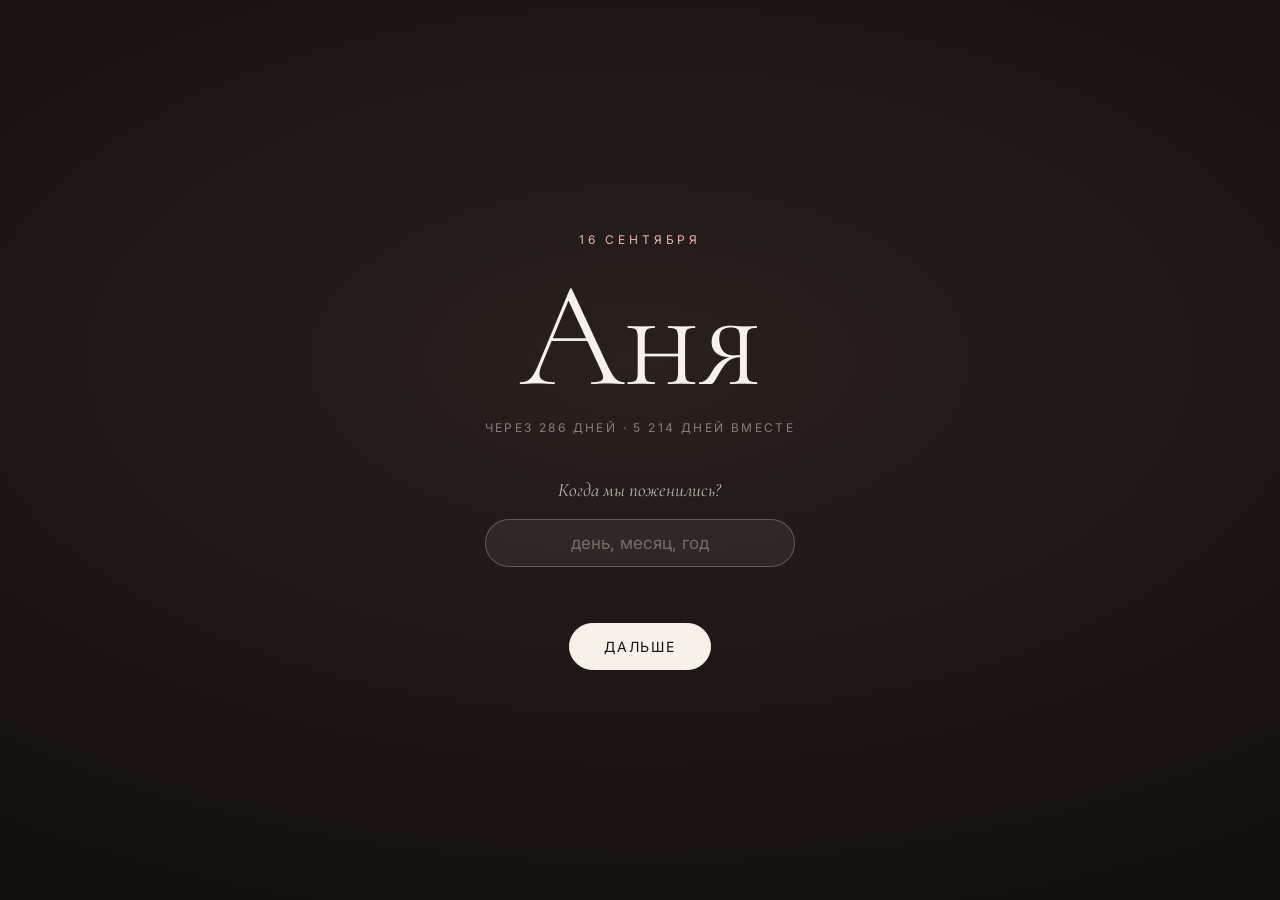
<file: index.html>
<!doctype html>
<html lang="ru">
<head>
<meta charset="utf-8">
<meta name="viewport" content="width=device-width, initial-scale=1, viewport-fit=cover">
<title>С днём рождения</title>
<meta name="description" content="Личный сайт ко дню рождения">
<meta name="robots" content="noindex, nofollow">
<meta name="theme-color" content="#14100f">
<link rel="preconnect" href="https://fonts.googleapis.com">
<link rel="preconnect" href="https://fonts.gstatic.com" crossorigin>
<link href="https://fonts.googleapis.com/css2?family=Cormorant+Garamond:ital,wght@0,300;0,500;1,300&family=Inter:wght@400;500&display=swap" rel="stylesheet">
<link rel="stylesheet" href="assets/css/style.css">
</head>
<body class="show">

<!-- обложка -->
<section class="intro" data-intro>
  <div class="intro__inner">
    <p class="kicker" data-intro-kicker></p>
    <h1 class="intro__name" data-intro-name></h1>
    <p class="intro__sub" data-intro-sub hidden></p>
    <p class="intro__count" data-countdown hidden></p>

    <form class="gate" data-gate hidden>
      <label class="gate__q" for="gate-input" data-gate-question></label>
      <input class="gate__input" id="gate-input" data-gate-input type="text" autocomplete="off" spellcheck="false">
      <button class="btn" type="submit" data-gate-button></button>
      <p class="gate__error" data-gate-error hidden></p>
    </form>

    <button class="btn btn--big" data-start hidden></button>
    <p class="intro__hint" data-intro-hint hidden></p>
  </div>
</section>

<!-- слайдшоу -->
<div class="stage" data-stage hidden>
  <div class="stage__bg" data-bg-a></div>
  <div class="stage__bg" data-bg-b></div>
  <div class="stage__veil"></div>
  <div class="stage__cards" data-cards></div>
  <div class="moment" data-moment hidden>
    <span class="moment__label" data-moment-label></span>
    <p class="moment__text" data-moment-text></p>
  </div>
</div>

<!-- финал -->
<section class="finale" data-finale hidden>
  <div class="intro__inner">
    <h2 class="intro__name" data-finale-title></h2>
    <p class="intro__sub" data-finale-text></p>
    <div class="finale__actions">
      <button class="btn" data-again></button>
      <a class="btn btn--ghost" href="gallery.html" data-finale-gallery></a>
    </div>
  </div>
</section>

<!-- управление -->
<div class="bar" data-bar hidden>
  <button class="bar__btn" data-toggle aria-label="Пауза">
    <span data-toggle-icon>❚❚</span>
  </button>
  <div class="bar__track">
    <span class="bar__title" data-track-title></span>
    <span class="bar__artist" data-track-artist></span>
  </div>
  <div class="bar__progress"><i data-progress></i></div>
  <button class="bar__btn" data-next aria-label="Промотать к следующей песне">&#9197;</button>
  <button class="bar__btn bar__btn--wide" data-fullscreen aria-label="Во весь экран">&#9974;</button>
  <a class="bar__btn bar__btn--wide" href="gallery.html" aria-label="Все фотографии">&#9638;</a>
</div>

<!-- два плеера: пока один затухает, второй уже играет -->
<audio data-audio-a preload="metadata" playsinline></audio>
<audio data-audio-b preload="metadata" playsinline></audio>

<script src="site.config.js"></script>
<script src="assets/js/photos.js"></script>
<script src="assets/js/show.js"></script>
</body>
</html>
</file>
<file: assets/css/style.css>
:root {
  --ink: #14100f;
  --paper: #f7f1ea;
  --accent: #e8b4b8;
  --accent-deep: #c97b86;
  --serif: "Cormorant Garamond", Georgia, "Times New Roman", serif;
  --sans: "Inter", -apple-system, BlinkMacSystemFont, "Segoe UI", Roboto, sans-serif;
  --pad-top: env(safe-area-inset-top, 0px);
  --pad-bottom: env(safe-area-inset-bottom, 0px);
}

* { box-sizing: border-box; }

/* атрибут hidden должен побеждать любые display ниже */
[hidden] { display: none !important; }

html, body { height: 100%; }

body {
  margin: 0;
  background: var(--ink);
  color: var(--paper);
  font-family: var(--sans);
  font-size: 17px;
  line-height: 1.6;
  -webkit-font-smoothing: antialiased;
  overscroll-behavior: none;
}

body.show { overflow: hidden; }

img { max-width: 100%; display: block; }

.wrap {
  width: 100%;
  max-width: 1180px;
  margin: 0 auto;
  padding: 0 16px;
}

.kicker {
  font-size: 12px;
  letter-spacing: .32em;
  text-transform: uppercase;
  color: var(--accent);
  margin: 0 0 20px;
}

.btn {
  font-family: var(--sans);
  font-size: 14px;
  letter-spacing: .14em;
  text-transform: uppercase;
  color: var(--ink);
  background: var(--paper);
  border: 1px solid var(--paper);
  border-radius: 999px;
  padding: 14px 34px;
  cursor: pointer;
  text-decoration: none;
  display: inline-block;
  transition: transform .3s cubic-bezier(.2,.7,.2,1), background .3s, color .3s;
}
.btn:hover { transform: translateY(-2px); }
.btn--big { padding: 18px 52px; font-size: 15px; }
.btn--ghost { background: none; color: var(--paper); border-color: rgba(247,241,234,.35); }
.btn--ghost:hover { border-color: var(--paper); }

/* ---------- обложка и финал ---------- */

.intro, .finale {
  position: fixed;
  inset: 0;
  z-index: 30;
  display: flex;
  align-items: center;
  justify-content: center;
  text-align: center;
  padding: calc(var(--pad-top) + 32px) 20px calc(var(--pad-bottom) + 32px);
  background:
    radial-gradient(120% 90% at 50% 40%, #2a201e 0%, #14100f 70%);
  animation: fadeIn 1.4s ease both;
}

.intro.is-gone, .finale.is-gone { animation: fadeOut .9s ease both; pointer-events: none; }

.intro__inner { max-width: 640px; }

.intro__name {
  font-family: var(--serif);
  font-weight: 300;
  font-size: clamp(60px, 20vw, 150px);
  line-height: .9;
  margin: 0;
  letter-spacing: -.01em;
}

.intro__sub {
  font-family: var(--serif);
  font-style: italic;
  font-size: clamp(19px, 4.6vw, 25px);
  color: rgba(247,241,234,.72);
  margin: 20px auto 0;
  max-width: 32ch;
}

.intro__count {
  font-size: 12px;
  letter-spacing: .2em;
  text-transform: uppercase;
  color: rgba(247,241,234,.45);
  margin: 14px 0 0;
}

.intro .btn { margin-top: 42px; }

.intro__hint {
  font-size: 12px;
  letter-spacing: .1em;
  color: rgba(247,241,234,.4);
  margin: 18px 0 0;
}

.finale__actions {
  margin-top: 40px;
  display: flex;
  gap: 12px;
  flex-wrap: wrap;
  justify-content: center;
}

/* ---------- вопрос на входе ---------- */

.gate {
  margin: 38px auto 0;
  max-width: 420px;
  display: flex;
  flex-direction: column;
  align-items: center;
  gap: 14px;
}

.gate__q {
  font-family: var(--serif);
  font-style: italic;
  font-size: 19px;
  color: rgba(247,241,234,.72);
}

.gate__input {
  width: 100%;
  font-family: var(--sans);
  font-size: 17px;
  text-align: center;
  color: var(--paper);
  background: rgba(247,241,234,.06);
  border: 1px solid rgba(247,241,234,.25);
  border-radius: 999px;
  padding: 13px 20px;
  outline: none;
  transition: border-color .25s, background .25s;
}
.gate__input:focus { border-color: var(--accent); background: rgba(247,241,234,.1); }
.gate__input::placeholder { color: rgba(247,241,234,.35); }

.gate__error {
  margin: 0;
  font-size: 13px;
  color: var(--accent);
}

/* ---------- сцена ---------- */

.stage {
  position: fixed;
  inset: 0;
  z-index: 10;
  overflow: hidden;
  background: var(--ink);
}

.stage__bg {
  position: absolute;
  inset: -6%;
  background-size: cover;
  background-position: center;
  filter: blur(26px) saturate(115%);
  opacity: 0;
  transform: scale(1.06);
  transition: opacity 2.4s ease;
  will-change: opacity, transform;
}
.stage__bg.is-on { opacity: .62; animation: drift 18s ease-out forwards; }

.stage__veil {
  position: absolute;
  inset: 0;
  background: radial-gradient(100% 75% at 50% 45%, rgba(20,16,15,.08) 0%, rgba(20,16,15,.72) 100%);
}

.stage__cards { position: absolute; inset: 0; }

.card {
  position: absolute;
  margin: 0;
  left: var(--x);
  top: var(--y);
  width: var(--w);
  transform: translate(-50%, -50%) rotate(var(--r)) scale(.86);
  opacity: 0;
  padding: 10px 10px 34px;
  background: #fbf7f2;
  border-radius: 2px;
  box-shadow: 0 30px 70px -30px rgba(0,0,0,.95), 0 2px 8px rgba(0,0,0,.35);
  animation: cardIn 1.3s cubic-bezier(.16,.84,.26,1) forwards;
  will-change: transform, opacity;
  transition: filter .9s ease;
}

/* пока говорит строка — фотографии уходят на второй план */
.stage.is-telling .card { filter: brightness(.45) saturate(.8); }

.card img {
  width: 100%;
  height: auto;
  max-height: 60vh;
  object-fit: cover;
  background: #e6ddd4;
  opacity: 0;
  transition: opacity .5s ease;
}

.card img.is-ready { opacity: 1; }

.card.is-out { animation: cardOut 1.6s ease forwards; }

/* ---------- всплывающие реплики ---------- */

.moment {
  position: absolute;
  left: 50%;
  bottom: calc(var(--pad-bottom) + 15vh);
  transform: translateX(-50%);
  width: min(720px, 88vw);
  text-align: center;
  z-index: 5;
  pointer-events: none;
  animation: momentIn 1.2s ease forwards;
  text-shadow: 0 2px 22px rgba(0,0,0,.85);
}

.moment::before {
  content: "";
  position: absolute;
  inset: -130px -22vw;
  z-index: -1;
  background: radial-gradient(50% 50% at 50% 50%, rgba(12,9,8,.86) 0%, rgba(12,9,8,.5) 52%, rgba(12,9,8,0) 100%);
}
.moment.is-out { animation: momentOut 1.2s ease forwards; }

.moment__label {
  display: block;
  font-size: 11px;
  letter-spacing: .32em;
  text-transform: uppercase;
  color: var(--accent);
  margin-bottom: 10px;
}

.moment__text {
  font-family: var(--serif);
  font-size: clamp(24px, 5.4vw, 40px);
  line-height: 1.3;
  margin: 0;
}

/* ---------- панель управления ---------- */

.bar {
  position: fixed;
  left: 50%;
  bottom: calc(var(--pad-bottom) + 18px);
  transform: translateX(-50%);
  z-index: 40;
  display: flex;
  align-items: center;
  gap: 6px;
  padding: 8px 10px;
  border-radius: 999px;
  background: rgba(20,16,15,.72);
  border: 1px solid rgba(247,241,234,.14);
  backdrop-filter: blur(14px);
  -webkit-backdrop-filter: blur(14px);
  max-width: calc(100vw - 24px);
  transition: opacity .5s ease, transform .5s ease;
}
.bar.is-hidden { opacity: 0; transform: translateX(-50%) translateY(14px); pointer-events: none; }

.bar__btn {
  flex: none;
  width: 40px;
  height: 40px;
  border: 0;
  border-radius: 50%;
  background: none;
  color: var(--paper);
  font-size: 15px;
  cursor: pointer;
  display: flex;
  align-items: center;
  justify-content: center;
  text-decoration: none;
  opacity: .8;
  transition: opacity .2s, background .2s;
}
.bar__btn:hover { opacity: 1; background: rgba(247,241,234,.12); }

.bar__track {
  min-width: 0;
  padding: 0 6px;
  display: flex;
  flex-direction: column;
  line-height: 1.25;
}

.bar__title {
  font-size: 13px;
  white-space: nowrap;
  overflow: hidden;
  text-overflow: ellipsis;
}

.bar__artist {
  font-size: 11px;
  letter-spacing: .1em;
  text-transform: uppercase;
  color: rgba(247,241,234,.5);
  white-space: nowrap;
  overflow: hidden;
  text-overflow: ellipsis;
}

.bar__progress {
  width: 92px;
  height: 2px;
  background: rgba(247,241,234,.2);
  border-radius: 2px;
  overflow: hidden;
  flex: none;
}
.bar__progress i { display: block; height: 100%; width: 0; background: var(--accent); }

/* ---------- страница галереи ---------- */

body.page { overflow-y: auto; background: var(--ink); }

.page__head {
  display: flex;
  align-items: center;
  justify-content: space-between;
  gap: 16px;
  flex-wrap: wrap;
  max-width: 1180px;
  margin: 0 auto;
  padding: calc(var(--pad-top) + 32px) 16px 24px;
}

.page__title {
  font-family: var(--serif);
  font-weight: 300;
  font-size: clamp(30px, 7vw, 52px);
  margin: 0;
}

.page__note {
  font-family: var(--serif);
  font-style: italic;
  color: rgba(247,241,234,.6);
  font-size: 20px;
}

.grid {
  display: grid;
  grid-template-columns: repeat(auto-fill, minmax(190px, 1fr));
  gap: 8px;
  padding-bottom: calc(var(--pad-bottom) + 48px);
}

.tile {
  position: relative;
  padding: 0;
  border: 0;
  background: #241c1a;
  border-radius: 2px;
  overflow: hidden;
  aspect-ratio: 1 / 1;
  cursor: zoom-in;
}

.tile img {
  width: 100%;
  height: 100%;
  object-fit: cover;
  opacity: 0;
  transition: transform .6s cubic-bezier(.2,.7,.2,1), opacity .6s ease;
}
.tile img.is-loaded { opacity: .92; }
.tile:hover img { transform: scale(1.05); opacity: 1; }

/* ---------- лайтбокс ---------- */

.lightbox {
  position: fixed;
  inset: 0;
  z-index: 50;
  display: flex;
  align-items: center;
  justify-content: center;
  background: #0a0807;
  padding: calc(var(--pad-top) + 16px) 16px calc(var(--pad-bottom) + 16px);
}

.lb__figure {
  margin: 0;
  max-width: 100%;
  display: flex;
  flex-direction: column;
  align-items: center;
  gap: 12px;
}

.lb__figure img { max-height: 82svh; width: auto; object-fit: contain; }

.lb__figure figcaption { color: rgba(247,241,234,.6); font-size: 13px; text-align: center; }

.lb__close, .lb__nav {
  position: absolute;
  background: none;
  border: 0;
  color: var(--paper);
  cursor: pointer;
  opacity: .6;
  line-height: 1;
  transition: opacity .2s;
}
.lb__close:hover, .lb__nav:hover { opacity: 1; }

.lb__close { top: calc(var(--pad-top) + 10px); right: 16px; font-size: 38px; }

.lb__nav { top: 50%; transform: translateY(-50%); font-size: 52px; padding: 8px 14px; }
.lb__nav--prev { left: 2px; }
.lb__nav--next { right: 2px; }

/* ---------- анимации ---------- */

@keyframes fadeIn { from { opacity: 0 } to { opacity: 1 } }
@keyframes fadeOut { from { opacity: 1 } to { opacity: 0 } }

@keyframes cardIn {
  0%   { opacity: 0; transform: translate(-50%, calc(-50% + 46px)) rotate(var(--r)) scale(.86); }
  60%  { opacity: 1; }
  100% { opacity: 1; transform: translate(-50%, -50%) rotate(var(--r)) scale(1); }
}

@keyframes cardOut {
  0%   { opacity: 1; transform: translate(-50%, -50%) rotate(var(--r)) scale(1); }
  100% { opacity: 0; transform: translate(-50%, calc(-50% - 54px)) rotate(var(--r)) scale(1.04); }
}

@keyframes momentIn {
  0%   { opacity: 0; transform: translateX(-50%) translateY(24px); }
  100% { opacity: 1; transform: translateX(-50%) translateY(0); }
}

@keyframes momentOut {
  0%   { opacity: 1; transform: translateX(-50%) translateY(0); }
  100% { opacity: 0; transform: translateX(-50%) translateY(-22px); }
}

@keyframes drift {
  from { transform: scale(1.06); }
  to   { transform: scale(1.18); }
}

@media (max-width: 640px) {
  body { font-size: 16px; }

  .card { padding: 7px 7px 26px; }
  .card img { max-height: 62vh; }

  /* реплика садится над панелью, а не поверх неё */
  .moment { bottom: calc(var(--pad-bottom) + 104px); width: 92vw; }
  .moment::before { inset: -70px -10vw; }
  .moment__text { font-size: clamp(22px, 6vw, 30px); }
  .moment__label { font-size: 10px; letter-spacing: .26em; }

  /* по кнопкам надо попадать пальцем */
  .bar { bottom: calc(var(--pad-bottom) + 12px); gap: 2px; padding: 6px 8px; }
  .bar__btn { width: 46px; height: 46px; font-size: 17px; }
  .bar__track { display: none; }
  .bar__progress { width: 56px; }

  .intro, .finale { padding-left: 18px; padding-right: 18px; }
  .intro .btn { margin-top: 32px; }
  .gate { margin-top: 30px; gap: 12px; }
  .finale__actions { gap: 10px; }

  .grid { grid-template-columns: repeat(3, 1fr); gap: 5px; }
  .page__head { padding-top: calc(var(--pad-top) + 22px); padding-bottom: 18px; }

  .lb__nav { font-size: 40px; padding: 12px 10px; }
  .lb__close { font-size: 34px; }
}

/* телефон боком: по высоте места почти нет */
@media (max-height: 520px) and (orientation: landscape) {
  .card img { max-height: 60vh; }
  .moment { bottom: calc(var(--pad-bottom) + 70px); }
  .moment::before { inset: -46px -12vw; }
  .moment__text { font-size: 19px; }
  .moment__label { margin-bottom: 4px; }
  .intro__name { font-size: clamp(44px, 12vh, 78px); }
  .intro .btn { margin-top: 20px; }
  .intro__count, .intro__hint { display: none; }
}

@media (prefers-reduced-motion: reduce) {
  .card { animation-duration: .6s; }
  .stage__bg.is-on { animation: none; }
  .btn:hover { transform: none; }
}
</file>
